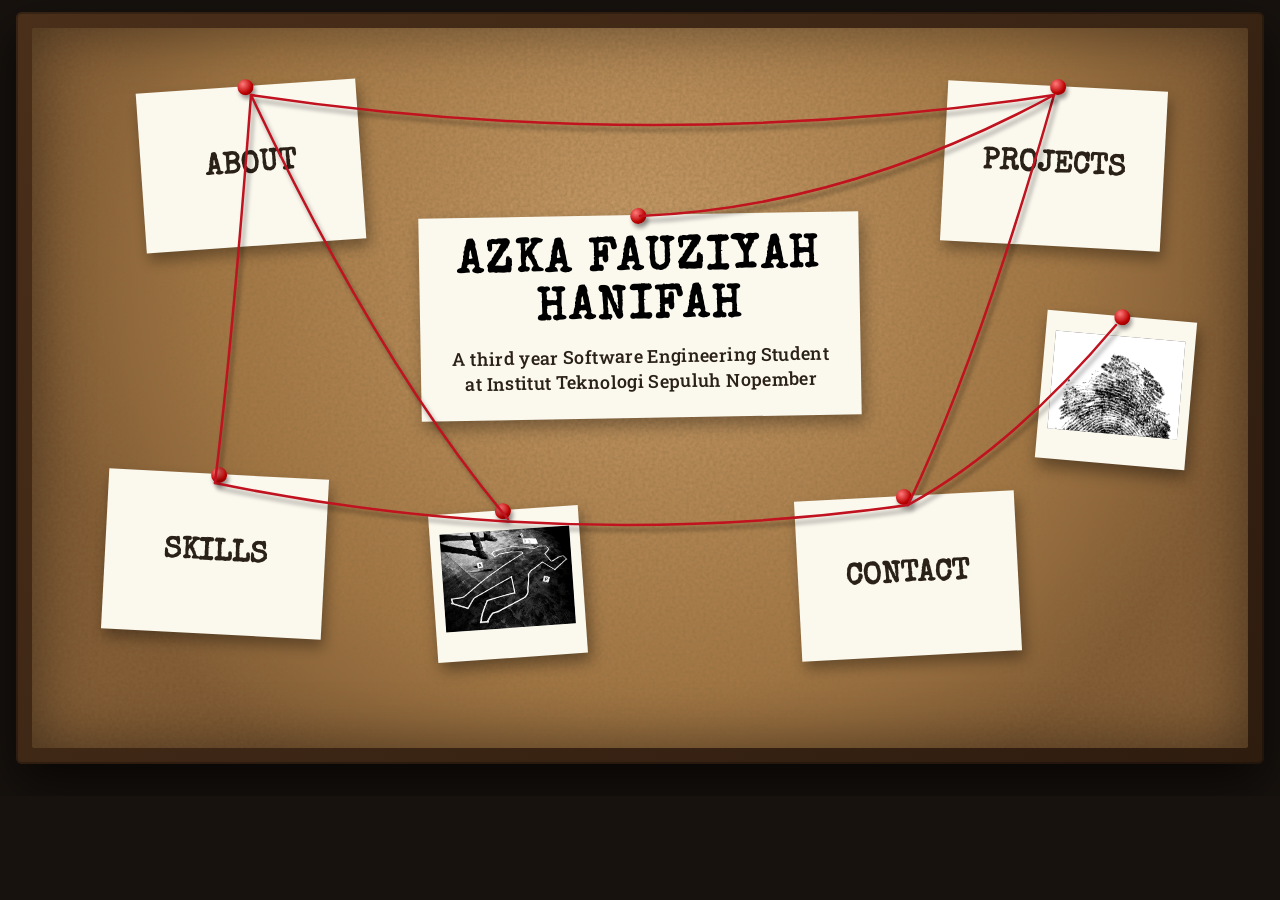
<file: index.html>
<!DOCTYPE html>
<html lang="id">
<head>
  <meta charset="utf-8">
  <meta name="viewport" content="width=device-width, initial-scale=1">
  <title>azkafh | Portfolio</title>
  <link rel="icon" type="image/png" href="assets/icon.png">
  <link rel="preconnect" href="https://fonts.googleapis.com">
  <link rel="preconnect" href="https://fonts.gstatic.com" crossorigin>
  <link href="https://fonts.googleapis.com/css2?family=Special+Elite&family=Caveat:wght@600&display=swap" rel="stylesheet">
  <link href="https://fonts.googleapis.com/css2?family=Allerta&family=Roboto+Slab:wght@100..900&display=swap" rel="stylesheet">
  <link rel="stylesheet" href="css/base.css">
  <link rel="stylesheet" href="css/layout.css">
  <link rel="stylesheet" href="css/components/item.css">
  <link rel="stylesheet" href="css/components/note.css">
  <link rel="stylesheet" href="css/components/photo.css">
  <link rel="stylesheet" href="css/components/backdrop.css">
  <link rel="stylesheet" href="css/components/strings.css">
  <link rel="stylesheet" href="css/components/hero.css">
  <link rel="stylesheet" href="css/mobile.css" media="(max-width: 900px)">

  <script>
  (function(){try{var r=JSON.parse(sessionStorage.getItem('cb:return')||'null');
    if(r&&Date.now()-r.t<5000){var d=document.documentElement;
      d.classList.add('arriving');d.style.background=r.color;
      setTimeout(function(){d.classList.remove('arriving')},2000)}}catch(e){}})();
  </script>
</head>
<body>

  <main class="scroller">
    <div class="frame">
      <div class="board" id="board">
        <div class="world" id="world">
          <div class="hero">
            <i class="hero__pin" data-anchor="t"></i>
            <h2 class="hero__name">Azka Fauziyah Hanifah</h2>
            <p class="hero__desc">A third year Software Engineering Student at Institut Teknologi Sepuluh Nopember</p>
          </div>
          <div class="backdrop" id="backdrop"></div>
          <svg class="strings" id="strings"></svg>
        </div>
      </div>
    </div>
  </main>

  <!-- Navigasi teks biasa: untuk keyboard, pembaca layar, dan SEO -->
  <nav class="sr-only" aria-label="Halaman"> 
    <a href="pages/about.html">About</a> 
    <a href="pages/projects.html">Projects</a>
    <a href="pages/skills.html">Skills</a> 
    <a href="pages/contact.html">Contact</a>
  </nav>

  <div class="curtain" id="curtain"></div>
  <script type="module" src="js/main.js"></script>
</body>
</html>
</file>
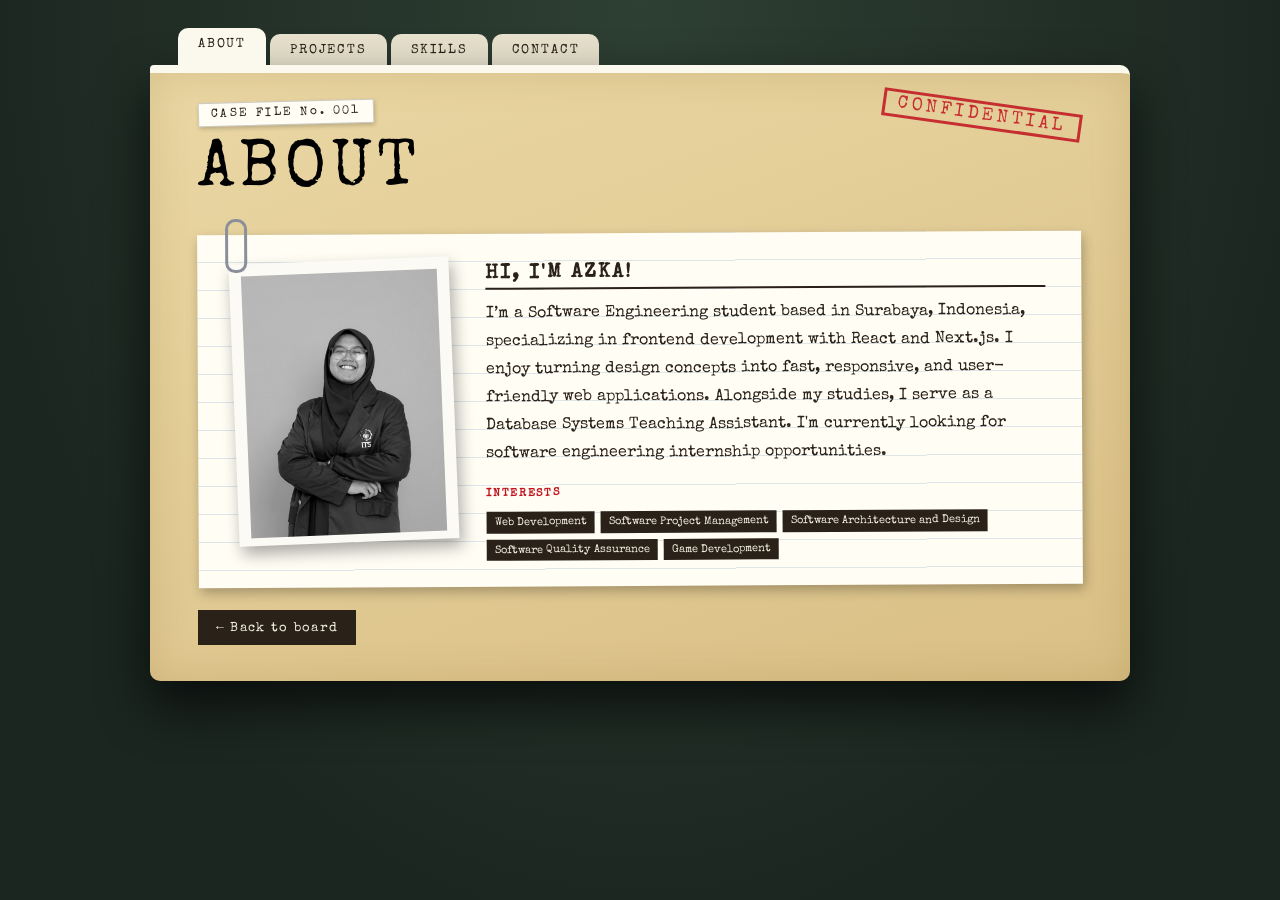
<file: pages/about.html>
<!DOCTYPE html>
<html lang="id">
<head>
  <meta charset="utf-8">
  <meta name="viewport" content="width=device-width, initial-scale=1">
  <title>About | Portofolio</title>
  <link rel="icon" type="image/png" href="../assets/icon.png">
  <link rel="preconnect" href="https://fonts.googleapis.com">
<link rel="preconnect" href="https://fonts.gstatic.com" crossorigin>
<link href="https://fonts.googleapis.com/css2?family=Special+Elite&family=Caveat:wght@600&display=swap" rel="stylesheet">
  <link rel="stylesheet" href="../css/base.css">
  <link rel="stylesheet" href="../css/case/case.css">
  <link rel="stylesheet" href="../css/case/about.css">
  <link rel="stylesheet" href="../css/case/case-mobile.css" media="(max-width: 720px)">
  <script>
    /* Datang dari zoom-in board: sembunyikan halaman sampai siap (cegah kedip) */
    (function(){try{var c=sessionStorage.getItem('cb:arrive');if(c){var d=document.documentElement;
      d.classList.add('arriving');d.style.background=c;setTimeout(function(){d.classList.remove('arriving')},2000)}}catch(e){}})();
  </script>
</head>
<body class="case" data-note="about" data-color="note-paper">
  <div class="desk">
    <nav class="tabs" aria-label="Berkas">
      <a class="tab tab--green is-active" href="about.html" data-leave="tab" aria-current="page">About</a>
      <a class="tab tab--yellow" href="projects.html" data-leave="tab">Projects</a>
      <a class="tab tab--blue" href="skills.html" data-leave="tab">Skills</a>
      <a class="tab tab--pink" href="contact.html" data-leave="tab">Contact</a>
    </nav>

    <article class="folder folder--green">
      <header class="folder__head">
        <span class="label">CASE FILE No. 001</span>
        <h1>About</h1>
        <span class="stamp">CONFIDENTIAL</span>
      </header>

      <section class="sheet paperclip about">
        <figure class="polaroid">
          <img src="../assets/images/Azka.jpg" alt="Foto Nama Kamu">
        </figure>
        <div class="about__text">
          <h2>Hi, I'm Azka!</h2>
          <p> I’m a Software Engineering student based in Surabaya, Indonesia, specializing in frontend development with React and Next.js. I enjoy turning design concepts into fast, responsive, and user-friendly web applications. Alongside my studies, I serve as a Database Systems Teaching Assistant. I'm currently looking for software engineering internship opportunities.</p>
          <dt>Interests</dt>
          <dd><ul class="chips"><li>Web Development</li><li>Software Project Management</li><li>Software Architecture and Design</li><li>Software Quality Assurance</li><li>Game Development</li></ul></dd>  
        </div>
      </section>

      <a class="back" href="../index.html" data-leave="board">← Back to board</a>
    </article>
  </div>
  <script src="../js/case.js"></script>
</body>
</html>
</file>
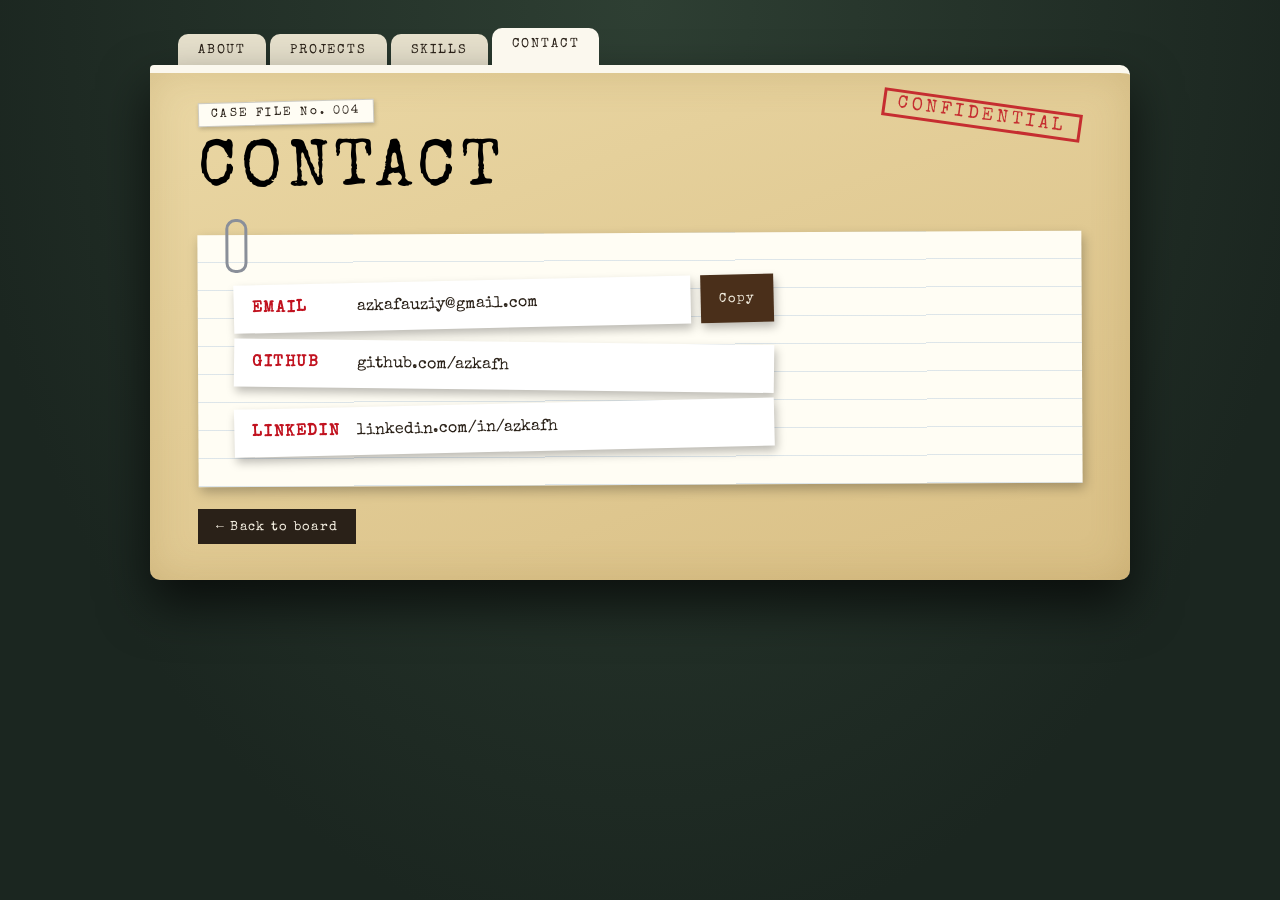
<file: pages/contact.html>
<!DOCTYPE html>
<html lang="id">
<head>
  <meta charset="utf-8">
  <meta name="viewport" content="width=device-width, initial-scale=1">
  <title>Contact | Portofolio</title>
  <link rel="icon" type="image/png" href="../assets/icon.png">
  <link rel="preconnect" href="https://fonts.googleapis.com">
<link rel="preconnect" href="https://fonts.gstatic.com" crossorigin>
<link href="https://fonts.googleapis.com/css2?family=Special+Elite&family=Caveat:wght@600&display=swap" rel="stylesheet"><link rel="stylesheet" href="../css/base.css">
  <link rel="stylesheet" href="../css/case/case.css">
  <link rel="stylesheet" href="../css/case/contact.css">
  <link rel="stylesheet" href="../css/case/case-mobile.css" media="(max-width: 720px)">
  <script>
    /* Datang dari zoom-in board: sembunyikan halaman sampai siap (cegah kedip) */
    (function(){try{var c=sessionStorage.getItem('cb:arrive');if(c){var d=document.documentElement;
      d.classList.add('arriving');d.style.background=c;setTimeout(function(){d.classList.remove('arriving')},2000)}}catch(e){}})();
  </script>
</head>
<body class="case" data-note="contact" data-color="note-paper">
  <div class="desk">
    <nav class="tabs" aria-label="Berkas">
      <a class="tab tab--green" href="about.html" data-leave="tab">About</a>
      <a class="tab tab--yellow" href="projects.html" data-leave="tab">Projects</a>
      <a class="tab tab--blue" href="skills.html" data-leave="tab">Skills</a>
      <a class="tab tab--pink is-active" href="contact.html" data-leave="tab" aria-current="page">Contact</a>
    </nav>

    <article class="folder folder--pink">
      <header class="folder__head">
        <span class="label">CASE FILE No. 004</span>
        <h1>Contact</h1>
        <span class="stamp">CONFIDENTIAL</span>
      </header>

      <section class="sheet paperclip">
        <ul class="contact-list">
          <li>
            <a href="mailto:azkafauziy@gmail.com"><b>Email</b> azkafauziy@gmail.com</a>
            <button type="button" class="copy-email" data-email="azkafauziy@gmail.com"><span>Copy</span></button>
          </li>
          <li><a href="https://github.com/azkafh" target="_blank" rel="noopener"><b>GitHub</b> github.com/azkafh</a></li>
          <li><a href="https://linkedin.com/in/azkafh" target="_blank" rel="noopener"><b>LinkedIn</b> linkedin.com/in/azkafh</a></li>
        </ul>
      </section>

      <a class="back" href="../index.html" data-leave="board">← Back to board</a>
    </article>
  </div>
  <script src="../js/case.js"></script>
</body>
</html>
</file>
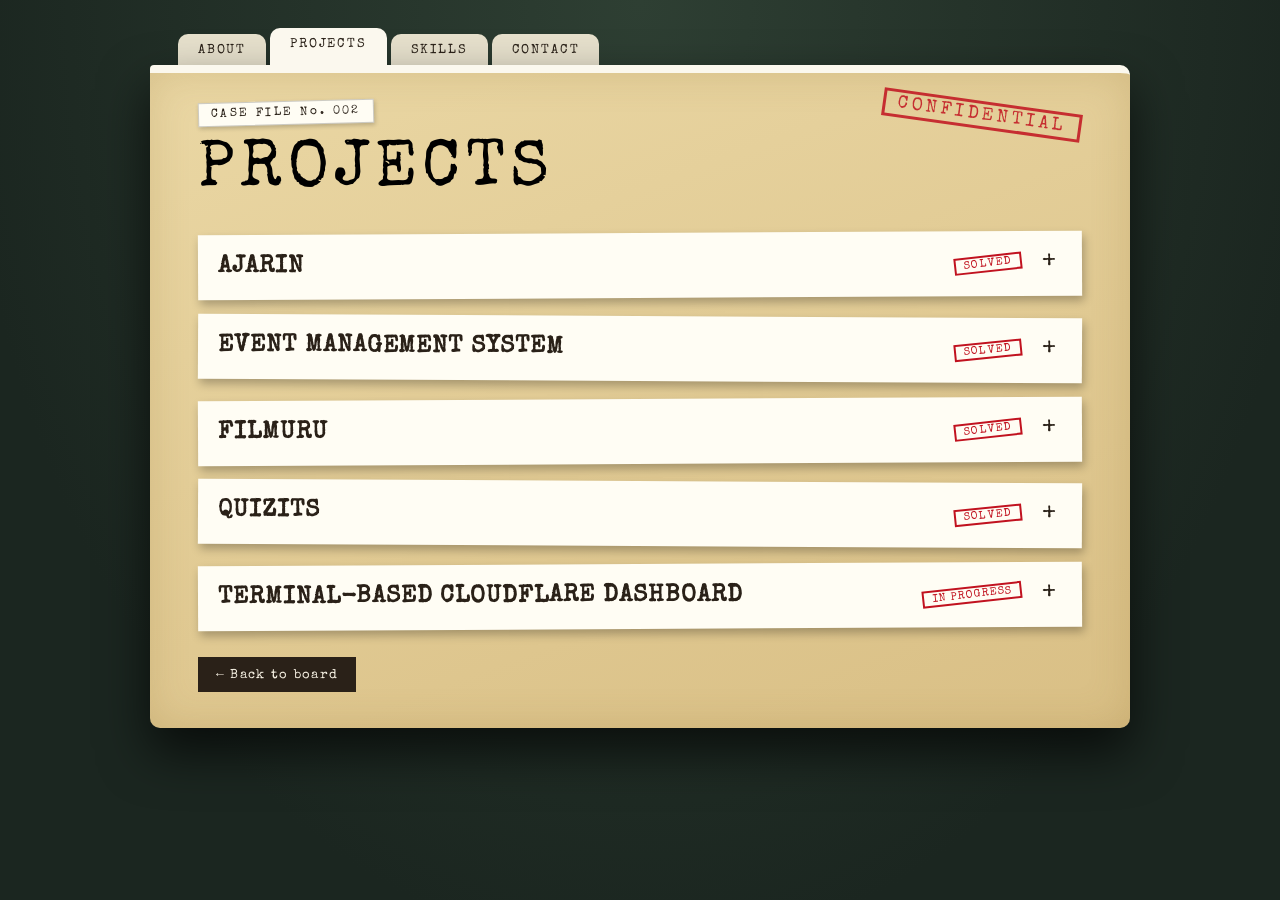
<file: pages/projects.html>
<!DOCTYPE html>
<html lang="id">
<head>
  <meta charset="utf-8">
  <meta name="viewport" content="width=device-width, initial-scale=1">
  <title>Projects | Portofolio</title>
  <link rel="icon" type="image/png" href="../assets/icon.png">
  <link rel="preconnect" href="https://fonts.googleapis.com">
  <link rel="preconnect" href="https://fonts.gstatic.com" crossorigin>
  <link href="https://fonts.googleapis.com/css2?family=Special+Elite&family=Caveat:wght@600&display=swap" rel="stylesheet">
  <link rel="stylesheet" href="../css/base.css">
  <link rel="stylesheet" href="../css/case/case.css">
  <link rel="stylesheet" href="../css/case/projects.css">
  <link rel="stylesheet" href="../css/case/case-mobile.css" media="(max-width: 720px)">
  <script>
    /* Datang dari zoom-in board: sembunyikan halaman sampai siap (cegah kedip) */
    (function(){try{var c=sessionStorage.getItem('cb:arrive');if(c){var d=document.documentElement;
      d.classList.add('arriving');d.style.background=c;setTimeout(function(){d.classList.remove('arriving')},2000)}}catch(e){}})();
  </script>
</head>
<body class="case" data-note="projects" data-color="yellow">
  <div class="desk">
    <nav class="tabs" aria-label="Berkas">
      <a class="tab" href="about.html" data-leave="tab">About</a>
      <a class="tab is-active" href="projects.html" data-leave="tab" aria-current="page">Projects</a>
      <a class="tab" href="skills.html" data-leave="tab">Skills</a>
      <a class="tab" href="contact.html" data-leave="tab">Contact</a>
    </nav>

    <article class="folder">
      <header class="folder__head">
        <span class="label">CASE FILE No. 002</span>
        <h1>Projects</h1>
        <span class="stamp">CONFIDENTIAL</span>
      </header>

      <!-- Satu <details> = satu proyek. Salin satu blok untuk menambah. Hapus atribut "open" kalau tidak mau terbuka otomatis. -->
      <div class="project-list">
        <details class="project">
          <summary>
            <h3 class="project__title">Ajarin</h3>
            <span class="project__stamp">SOLVED</span>
            <span class="project__chev" aria-hidden="true"></span>
          </summary>
          <div class="project__body">
            <div class="project__side">
                <figure class="project__shot">
                <img src="../assets/images/ajarin.png" alt="Tampilan antarmuka Ajarin" loading="lazy">
                </figure>
                <dl>
                <dt>Role</dt><dd>Frontend Developer</dd>
                <dt>Tech stack</dt>
                <dd><ul class="chips"><li>Next.js</li><li>React</li><li>JSON</li><li>TypeScript</li></ul></dd>
                <dt>Links</dt>
                <dd><a class="project__link" href="https://github.com/FPRPL26/rpl-fe" target="_blank" rel="noopener">GitHub</a></dd>
                </dl>
            </div>

            <div class="project__info">
                <p class="project__desc">A web-based academic mentoring and peer-to-peer learning marketplace specifically tailored for ITS students to find verified mentors, book tutoring sessions, and exchange skills.</p>
                <dl>
                <dt>Key Takeaways</dt>
                <dd>
                    <ul class="takeaways">
                    <li>Learned how to structure a scalable frontend architecture using Next.js App Router and implement efficient global state management with Zustand alongside React Query.</li>
                    <li>Gained hands-on experience in building a robust service layer using Axios to securely and seamlessly communicate with a Golang backend.</li>
                    <li>Mastered responsive design implementation with Tailwind CSS to ensure a consistent, mobile-friendly user experience across laptops, tablets, and smartphones.</li>
                    </ul>
                </dd>
                </dl>
            </div>
            </div>
        </details>

        <details class="project">
          <summary>
            <h3 class="project__title">Event Management System</h3>
            <span class="project__stamp">SOLVED</span>
            <span class="project__chev" aria-hidden="true"></span>
          </summary>
          <div class="project__body project__body--compact">
            <div class="project__side">
                <figure class="project__shot project__shot--small">
                    <img src="../assets/images/image.png" alt="Tampilan antarmuka Event Management System" loading="lazy">
                </figure>
                <dl>
                <dt>Role</dt><dd>Developer (Team of 2)</dd>
                <dt>Tech stack</dt>
                <dd><ul class="chips"><li>C#</li><li>Clean Architecture</li><li>Domain Driven Design</li><li>CQRS</li></ul></dd>
                <dt>Links</dt>
                <dd><a class="project__link" href="https://github.com/RootKanya/TicketManagementSystem.git" target="_blank" rel="noopener">GitHub</a></dd>
                </dl>
            </div>

            <div class="project__info">
                <p class="project__desc">A comprehensive event ticketing and booking backend system developed for event management, featuring complete user flows from event creation, ticket category configuration, booking reservations with expiration deadlines, payment processing, gate check-in validation, to automated refund workflows.</p>
                <dl>
                <dt>Key Takeaways</dt>
                <dd>
                    <ul class="takeaways">
                    <li>Gained deep practical experience in enforcing strict separation of concerns across Domain, Application, Infrastructure, and Presentation layers.</li>
                    <li>Mastered tactical Domain-Driven Design (DDD) patterns—such as aggregates, entities, value objects, domain services, and domain events—to handle complex business rules securely.</li>
                    <li>Implemented the CQRS pattern with distinct commands, queries, and handlers to separate write mutations from read operations effectively.</li>
                    <li>Developed robust automated unit tests for domain logic to ensure high maintainability, testability, and adherence to strict domain invariants.</li>
                    </ul>
                </dd>
                </dl>
            </div>
            </div>
        </details>

        <details class="project">
          <summary>
            <h3 class="project__title">Filmuru</h3>
            <span class="project__stamp">SOLVED</span>
            <span class="project__chev" aria-hidden="true"></span>
          </summary>
          <div class="project__body">
            <div class="project__side">
                <figure class="project__shot">
                    <img src="../assets/images/filmuru.png" alt="Tampilan antarmuka Filmuru" loading="lazy">
                </figure>
                <dl>
                <dt>Role</dt><dd>Frontend Developer</dd>
                <dt>Tech stack</dt>
                <dd><ul class="chips"><li>TypeScript</li><li>Next.js</li><li>React</li><li>Tailwind CSS</li><li>Zustand</li><li>REST API</li></ul></dd>
                <dt>Links</dt>
                <dd><a class="project__link" href="https://github.com/azkafh/filmuru.git" target="_blank" rel="noopener">GitHub</a></dd>
                </dl>
            </div>

            <div class="project__info">
                <p class="project__desc">A web-based personal movie journal and discovery platform (inspired by Letterboxd) that allows users to track watched films, rate and like favorites, write and share reviews, manage watchlists, and browse a films catalog.</p>
                <dl>
                <dt>Key Takeaways</dt>
                <dd>
                    <ul class="takeaways">
                    <li>Implemented efficient client-side global state management using Zustand to handle user sessions, watchlists, and review states smoothly across views.</li>
                    <li>Translated modern UI aesthetics (such as glassmorphism cards and responsive grid layouts) into clean, reusable React components using Tailwind CSS.</li>
                    </ul>
                </dd>
                </dl>
            </div>
            </div>
        </details>

        <details class="project">
          <summary>
            <h3 class="project__title">QuizITS</h3>
            <span class="project__stamp">SOLVED</span>
            <span class="project__chev" aria-hidden="true"></span>
          </summary>
          <div class="project__body">
            <div class="project__side">
                <figure class="project__shot">
                    <img src="../assets/images/quizits.png" alt="Tampilan antarmuka QuizITS" loading="lazy">
                </figure>
                <dl>
                <dt>Role</dt><dd>Full Stack Developer</dd>
                <dt>Tech stack</dt>
                <dd><ul class="chips"><li>Java</li><li>Android SDK</li><li>XML</li><li>Senopati AI API</li><li>PDF/PPTX Document Parser</li><li>REST API</li></ul></dd>
                <dt>Links</dt>
                <dd><a class="project__link" href="https://github.com/RootKanya/AndroidFinalProject.git" target="_blank" rel="noopener">GitHub</a></dd>
                </dl>
            </div>

            <div class="project__info">
                <p class="project__desc">An AI-powered mobile study assistant that transforms uploaded study materials (PDF and PPTX files) into interactive flashcards and multiple-choice quizzes using SENOPATI AI (ITS's generative AI platform), complete with an integrated "Ask AI" Q&A chat and score tracking system.</p>
                <dl>
                <dt>Key Takeaways</dt>
                <dd>
                    <ul class="takeaways">
                    <li>Developed a native Android application in Java, managing multi-screen activity lifecycles, custom UI components, and local file pickers for PDF and PPTX documents.</li>
                    <li>Built an end-to-end document ingestion pipeline to parse study materials and structure prompts for SENOPATI AI to generate accurate, context-aware questions and explanations.</li>
                    </ul>
                </dd>
                </dl>
            </div>
            </div>
        </details>

        <details class="project">
          <summary>
            <h3 class="project__title">Terminal-Based Cloudflare Dashboard</h3>
            <span class="project__stamp">IN PROGRESS</span>
            <span class="project__chev" aria-hidden="true"></span>
          </summary>
          <div class="project__body">
            <div class="project__side">
                <figure class="project__shot">
                    <img src="../assets/images/cloudflare.png" alt="Tampilan antarmuka TUI Cloudflare" loading="lazy">
                </figure>
                <dl>
                <dt>Role</dt><dd>Project Manager</dd>
                <dt>Tech stack</dt>
                <dd><ul class="chips"><li>Rust</li><li>Ratatui</li><li>Cloudflare GraphQL Analytics & REST API</li><li>Crossterm</li><li>Reqwest</li><li>Tokio</li></ul></dd>
                <dt>Links</dt>
                <dd><a class="project__link" href="https://github.com/Ga2627-RPL-MA/terminal-based-dashboard-cloudflare.git" target="_blank" rel="noopener">GitHub</a></dd>
                </dl>
            </div>

            <div class="project__info">
                <p class="project__desc">A lightweight, responsive, and cross-platform Terminal-based User Interface (TUI) dashboard developed in Rust to monitor Cloudflare network traffic, security events, and performance metrics directly from terminal or SSH sessions without requiring a web browser or graphical environment</p>
                <dl>
                <dt>Current Focus</dt>
                <dd>
                    <ul class="takeaways">
                    <li>Translating product requirements into actionable sprint backlog items.</li>
                    <li>Facilitating sprint planning sessions and learning how to effectively manage and track team progress following Agile practices.</li>
                    <li>Navigating technical constraints—such as API rate limits and async polling—within an iterative development cycle.</li>
                    </ul>
                </dd>
                </dl>
            </div>
            </div>
        </details>
      </div>

      <a class="back" href="../index.html" data-leave="board">← Back to board</a>
    </article>
  </div>
  <script src="../js/case.js"></script>
</body>
</html>
</file>
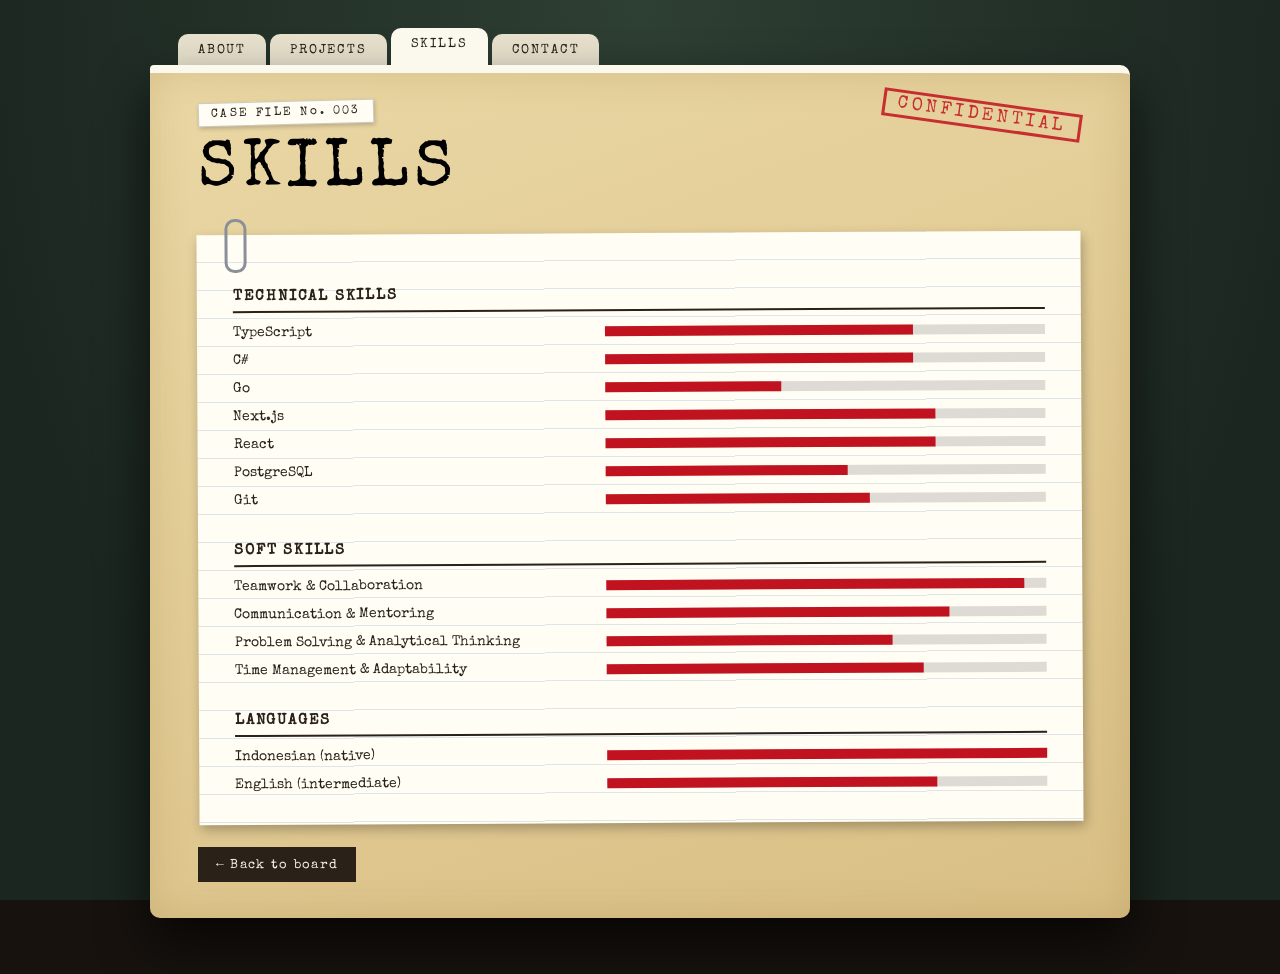
<file: pages/skills.html>
<!DOCTYPE html>
<html lang="id">
<head>
  <meta charset="utf-8">
  <meta name="viewport" content="width=device-width, initial-scale=1">
  <title>Skills | Portofolio</title>
  <link rel="icon" type="image/png" href="../assets/icon.png">
  <link rel="preconnect" href="https://fonts.googleapis.com">
<link rel="preconnect" href="https://fonts.gstatic.com" crossorigin>
<link href="https://fonts.googleapis.com/css2?family=Special+Elite&family=Caveat:wght@600&display=swap" rel="stylesheet"><link rel="stylesheet" href="../css/base.css">
  <link rel="stylesheet" href="../css/case/case.css">
  <link rel="stylesheet" href="../css/case/skills.css">
  <link rel="stylesheet" href="../css/case/case-mobile.css" media="(max-width: 720px)">
  <script>
    /* Datang dari zoom-in board: sembunyikan halaman sampai siap (cegah kedip) */
    (function(){try{var c=sessionStorage.getItem('cb:arrive');if(c){var d=document.documentElement;
      d.classList.add('arriving');d.style.background=c;setTimeout(function(){d.classList.remove('arriving')},2000)}}catch(e){}})();
  </script>
</head>
<body class="case" data-note="skills" data-color="note-paper">
  <div class="desk">
    <nav class="tabs" aria-label="Berkas">
      <a class="tab tab--green" href="about.html" data-leave="tab">About</a>
      <a class="tab tab--yellow" href="projects.html" data-leave="tab">Projects</a>
      <a class="tab tab--blue is-active" href="skills.html" data-leave="tab" aria-current="page">Skills</a>
      <a class="tab tab--pink" href="contact.html" data-leave="tab">Contact</a>
    </nav>

    <article class="folder folder--blue">
      <header class="folder__head">
        <span class="label">CASE FILE No. 003</span>
        <h1>Skills</h1>
        <span class="stamp">CONFIDENTIAL</span>
      </header>

      <section class="sheet paperclip">
        <h3 class="skill-group">Technical Skills</h3>
        <div class="skill"><span>TypeScript</span><i style="--lv:70%" role="img" aria-label="70%"></i></div>
        <div class="skill"><span>C#</span><i style="--lv:70%" role="img" aria-label="70%"></i></div>
        <div class="skill"><span>Go</span><i style="--lv:40%" role="img" aria-label="40%"></i></div>
        <div class="skill"><span>Next.js</span><i style="--lv:75%" role="img" aria-label="75%"></i></div>
        <div class="skill"><span>React</span><i style="--lv:75%" role="img" aria-label="75%"></i></div>
        <div class="skill"><span>PostgreSQL</span><i style="--lv:55%" role="img" aria-label="55%"></i></div>
        <div class="skill"><span>Git</span><i style="--lv:60%" role="img" aria-label="60%"></i></div>
        <h3 class="skill-group">Soft Skills</h3>
        <div class="skill"><span>Teamwork & Collaboration</span><i style="--lv:95%" role="img" aria-label="95%"></i></div>
        <div class="skill"><span>Communication & Mentoring</span><i style="--lv:78%" role="img" aria-label="78%"></i></div>
        <div class="skill"><span>Problem Solving & Analytical Thinking</span><i style="--lv:65%" role="img" aria-label="65%"></i></div>
        <div class="skill"><span>Time Management & Adaptability</span><i style="--lv:72%" role="img" aria-label="72%"></i></div>
        <h3 class="skill-group">Languages</h3>
        <div class="skill"><span>Indonesian (native)</span><i style="--lv:100%" role="img" aria-label="100%"></i></div>
        <div class="skill"><span>English (intermediate)</span><i style="--lv:75%" role="img" aria-label="75%"></i></div>
      </section>

      <a class="back" href="../index.html" data-leave="board">← Back to board</a>
    </article>
  </div>
  <script src="../js/case.js"></script>
</body>
</html>
</file>
<file: css/base.css>
:root{
  --room:#17120e; --paper:#f4efe1; --ink:#2a2118; --string:#c1121f;
  --frame:#4a2f1a; --frame-dark:#2e1c0f;
  --note-paper:#fbf8ee;
  --mono:'Special Elite','Courier New',monospace;
  --hand:'Caveat','Comic Sans MS',cursive;
  --serif:'Roboto Slab',Georgia,serif;
}
*{box-sizing:border-box}
html{background:var(--room)}
body{margin:0;min-height:100vh;background:var(--room);color:var(--paper);font-family:var(--mono);transition:opacity .5s}
/* transisi antar-halaman: body disembunyikan, warna sticky note terlihat di belakangnya */
html.arriving body,html.leaving body{opacity:0}
.sr-only{position:absolute;width:1px;height:1px;overflow:hidden;clip:rect(0 0 0 0);white-space:nowrap}
@media (prefers-reduced-motion:reduce){*{transition-duration:.01s!important;animation-duration:.01s!important}}
</file>
<file: css/layout.css>
.site-header{padding:20px 24px 8px;text-align:center}
.site-header h1{margin:0;font-size:clamp(20px,4vw,32px);letter-spacing:.2em;text-transform:uppercase}
.site-header p{margin:6px 0 0;opacity:.6;font-size:14px}

.scroller{overflow-x:auto;padding:12px 16px 32px}
.frame{min-width:1000px;max-width:1300px;margin:0 auto;padding:16px;border-radius:6px;
  background:linear-gradient(135deg,var(--frame),var(--frame-dark));
  box-shadow:0 20px 50px #000a, inset 0 0 0 2px #0004}
.board{position:relative;height:720px;overflow:hidden;border-radius:3px;
  background:#a67744 url("../assets/images/cork.svg") center/cover;box-shadow:inset 0 0 60px #0007}

/* Kamera: isi board digeser + di-zoom lewat transform */
.world{position:absolute;inset:0;transform-origin:0 0;transition:transform .9s cubic-bezier(.65,0,.25,1)}
.world--instant{transition:none}

/* Tirai warna sticky note: menutup seluruh layar di akhir zoom-in */
.curtain{position:fixed;inset:0;z-index:100;opacity:0;pointer-events:none;transition:opacity .3s}
.curtain.is-on{opacity:1}
</file>
<file: css/components/item.css>
.item{position:absolute;z-index:2;cursor:grab;user-select:none;touch-action:none;
  transform:rotate(var(--rot,0deg));transition:transform .2s}
.item:active{cursor:grabbing;z-index:9}
.item:hover{z-index:8}
.item img{display:block;width:100%;pointer-events:none}
.pin{position:absolute;top:-7px;left:50%;width:16px;height:16px;margin-left:-8px;z-index:3;border-radius:50%;
  background:radial-gradient(circle at 35% 30%,#ff7b7b,#b00 60%,#600);box-shadow:2px 4px 4px #0006}
</file>
<file: css/components/note.css>
.item--note{width:170px;min-height:140px;padding:26px 14px 14px;background:var(--note-paper);color:var(--ink);
  font-family:var(--mono);font-size:30px;line-height:1.1;box-shadow:3px 8px 14px #0005}
.item--note small{display:block;margin-top:8px;font-family:var(--mono);font-size:11px;opacity:.65}

/* Sticky note menu (bisa diklik → zoom ke halaman) */
.item--menu{width:220px;min-height:160px;display:flex;align-items:center;justify-content:center;
  padding:20px;font-size:30px;text-align:center;font-weight: 700;}
.item--menu:hover{transform:rotate(var(--rot,0deg)) scale(1.07)}
</file>
<file: css/components/photo.css>
/* Foto berbingkai putih (bisa di-drag seperti note). Lebar & rasio diatur dari items.js: w, ratio */
.item--photo{width:190px;padding:20px 10px 12px;background:var(--note-paper);color:var(--ink);text-align:center;
  box-shadow:3px 8px 16px #0006}
.photo__img{aspect-ratio:var(--ratio,4/3);margin-bottom:18px;overflow:hidden;display:grid;place-items:center;
  color:#fff;font-size:12px;background:repeating-linear-gradient(45deg,#777,#777 8px,#888 8px,#888 16px)}
.photo__img img{width:100%;height:100%;object-fit:cover;
  filter:grayscale(1) contrast(1.1)}   /* hapus baris filter ini kalau mau foto berwarna */
.item--photo b{display:block;margin:-6px 0 0;font:600 24px/1.1 var(--hand)}
</file>
<file: css/components/backdrop.css>
/* Foto latar: dekorasi di belakang item, tidak bisa diklik/drag */
.backdrop{position:absolute;inset:0;z-index:0;pointer-events:none}
.bg-photo{position:absolute;margin:0;padding:8px 8px 22px;background:#f3eee0;transform:rotate(var(--rot,0deg));
  box-shadow:2px 6px 12px #0006;opacity:.9}
.bg-photo img{display:block;width:100%;filter:grayscale(1) sepia(.35) contrast(1.05)}
.bg-photo__tape{position:absolute;top:-10px;left:50%;width:64px;height:20px;margin-left:-32px;
  background:#e8dca088;transform:rotate(-3deg)}
</file>
<file: css/components/strings.css>
.strings{position:absolute;inset:0;width:100%;height:100%;z-index:5;pointer-events:none}
.strings .string{fill:none;stroke:var(--string);stroke-width:2.5;stroke-linecap:round;transition:stroke-width .2s}
.strings .string--hot{stroke-width:4;filter:drop-shadow(0 0 4px #ff3b3b)}
.strings .string-shadow{fill:none;stroke:#0005;stroke-width:3;transform:translate(3px,5px);filter:blur(2px)}
</file>
<file: css/components/hero.css>
/* Label nama di tengah board. Tidak bisa diklik/drag, punya 1 pin di atas sebagai ujung benang. */
.hero{position:absolute;z-index:1;
  left:calc(50% - min(440px,38%) / 2);   /* tengah horizontal tanpa translate, supaya posisi pin bisa dihitung */
  top:26%;                                /* geser naik/turun di sini */
  width:min(440px,38%);transform:rotate(-1deg);
  padding:22px 26px 24px;text-align:center;
  background:var(--note-paper);box-shadow:3px 8px 16px #0005;pointer-events:none}
.hero__name{margin:0;font:700 clamp(28px,3.6vw,46px)/1.05 var(--mono);color:#000;text-transform:uppercase;letter-spacing:.06em}
.hero__desc{margin:10px 0 0;font:500 18px/1.4 var(--serif);color:var(--ink);letter-spacing:.02em}

/* 1 pin merah di tengah atas hero (jangkar "t" di links.js → hero@t) */
.hero__pin{position:absolute;top:-7px;left:50%;width:16px;height:16px;margin-left:-8px;z-index:3;border-radius:50%;
  background:radial-gradient(circle at 35% 30%,#ff7b7b,#b00 60%,#600);box-shadow:2px 4px 4px #0006}
</file>
<file: css/mobile.css>
/* ===== TAMPILAN MOBILE BOARD (index.html) =====
   Dimuat dengan media="(max-width: 900px)", jadi desktop tidak terpengaruh sama sekali.
   Posisi item di bawah menimpa left/top dari items.js (makanya pakai !important). */
.scroller{padding:8px}
.frame{min-width:0;padding:8px}            /* hapus lebar minimum 1000px */
.board{height:840px}

/* Hero: lebar penuh di atas; pin dipindah ke bawah agar benang tidak melintasi teks */
.hero{left:6%;top:3%;width:88%;padding:16px 16px 18px}
.hero__name{font-size:clamp(22px,7vw,32px);letter-spacing:.04em}
.hero__desc{font-size:14px;margin-top:8px}
.hero__pin{top:auto;bottom:-7px}

/* Ukuran note & foto */
.item--menu{width:clamp(130px,38vw,220px);min-height:110px;padding:14px;font-size:clamp(18px,5.2vw,30px)}
.item--menu:hover{transform:rotate(var(--rot,0deg))}
.item--photo{width:clamp(110px,31vw,180px)!important}

/* Posisi (persen dari board). Ubah di sini kalau mau menggeser di mobile. */
.item[data-id="about"]{left:4%!important;top:25%!important}
.item[data-id="projects"]{left:55%!important;top:27%!important}
.item[data-id="foto1"]{left:29%!important;top:42%!important}
.item[data-id="foto2"]{left:36%!important;top:60%!important}
.item[data-id="skills"]{left:4%!important;top:81%!important}
.item[data-id="contact"]{left:55%!important;top:83%!important}

/* Sentuh: halaman tetap bisa di-scroll ke bawah; drag dimatikan di drag.js, note cukup diketuk */
.item{touch-action:pan-y}
</file>
<file: css/case/case.css>
/* Kerangka halaman case file: meja + tab folder + map manila + kertas */
body.case{padding:28px 16px 56px;color:var(--ink);
  background:radial-gradient(ellipse at 50% 0,#2e3f33 0,#1b2620 75%) fixed}
html.entering .folder{animation:folderIn .8s cubic-bezier(.2,.7,.2,1) both}
@keyframes folderIn{from{transform:scale(1.25);opacity:.4}to{transform:none;opacity:1}}

.folder h1{margin:14px 0 0;font:700 clamp(38px,7vw,66px)/1.05 var(--mono);color:#000;
  text-transform:uppercase;letter-spacing:.06em}

.desk{max-width:980px;margin:0 auto}

.tabs{display:flex;flex-wrap:wrap;gap:4px;margin-left:28px}
.tab{padding:10px 20px 8px;border-radius:10px 10px 0 0;background:var(--note-paper);color:var(--ink);text-decoration:none;
  font-size:13px;text-transform:uppercase;letter-spacing:.14em;transform:translateY(6px);transition:transform .2s}
.tab:hover{transform:translateY(2px)}
.tab.is-active{transform:none;padding-bottom:14px;position:relative;z-index:2}

.folder{position:relative;padding:28px clamp(16px,4vw,48px) 36px;border-radius:4px 10px 10px 10px;
  background:linear-gradient(160deg,#ead7a4,#d9bf85);border-top:8px solid var(--note-paper);
  box-shadow:0 24px 50px #000a, inset 0 0 40px #8a6a2a33}
.folder__head{position:relative;margin-bottom:28px}
.tab:not(.is-active){background:#e6e0cc}
.label{display:inline-block;padding:5px 12px;background:#fffdf4;border:1px solid #0003;font-size:12px;letter-spacing:.2em;
  transform:rotate(-1.5deg);box-shadow:1px 2px 4px #0003}
.folder h1{margin:14px 0 0;font:400 clamp(38px,7vw,66px)/1 var(--mono);text-transform:uppercase;letter-spacing:.08em}
.stamp{position:absolute;top:0;right:0;padding:2px 12px;border:3px solid var(--string);color:var(--string);
  font-size:clamp(12px,2vw,18px);letter-spacing:.2em;transform:rotate(8deg);opacity:.85}

/* kertas di dalam map */
.sheet{position:relative;margin:0 0 24px;padding:26px clamp(16px,3vw,36px);background:#fffdf4 repeating-linear-gradient(transparent 0 27px,#9bb7d455 27px 28px);
  box-shadow:2px 5px 12px #0004;transform:rotate(-.3deg);line-height:28px}
.sheet:nth-of-type(even){transform:rotate(.4deg)}
.sheet h2{margin:0 0 10px;text-transform:uppercase;letter-spacing:.1em;font-size:20px;border-bottom:2px solid var(--ink)}
.sheet p{margin:10px 0}
.sheet a{color:var(--string)}
.paperclip::before{content:"";position:absolute;top:-16px;left:28px;width:16px;height:48px;border:3px solid #8a8f99;border-radius:10px;z-index:2}

.back{display:inline-block;padding:10px 18px;background:var(--ink);color:var(--paper);text-decoration:none;font-size:13px;letter-spacing:.1em}
.back:hover{background:var(--string)}
.redact{padding:0 6px;background:#111;color:#111;cursor:help;transition:color .2s}
.redact:hover{color:#fff}
</file>
<file: css/case/about.css>
.about{display:flex;flex-wrap:wrap;gap:32px;align-items:flex-start}
.polaroid{margin:0;width:220px;padding:12px 12px 8px;background:#fbfaf5;box-shadow:3px 8px 16px #0005;transform:rotate(-2deg);line-height:1.2}
.polaroid img{display:block;width:100%;filter:grayscale(1) contrast(1.1)}
.polaroid figcaption{margin-top:8px;text-align:center;font:24px var(--hand)}
.about__text{flex:1;min-width:260px}
.facts{display:grid;grid-template-columns:110px 1fr;gap:0 12px;margin:10px 0}
.facts dt{font-weight:bold;text-transform:uppercase;font-size:12px;letter-spacing:.1em}
.facts dd{margin:0}


.about__text dd{margin:2px 0 0;font-size:14px}
.about__text dt{margin-top:12px;font-size:11px;font-weight:700;letter-spacing:.15em;text-transform:uppercase;color:var(--string)}
.chips{display:flex;flex-wrap:wrap;gap:6px;padding:0;margin:4px 0 0;list-style:none}
.chips li{padding:2px 8px;background:var(--ink);color:var(--paper);font-size:11px;line-height:1.6}
</file>
<file: css/case/case-mobile.css>
/* ===== TAMPILAN MOBILE HALAMAN CASE FILE =====
   Dimuat dengan media="(max-width: 720px)", jadi desktop tidak terpengaruh. */
body.case{padding:12px 8px 40px}
.tabs{margin-left:8px;gap:3px}
.tab{padding:8px 10px 6px;font-size:11px;letter-spacing:.08em}
.tab.is-active{padding-bottom:10px}

.folder{padding:20px 16px 28px}
.folder__head{margin-bottom:22px}
.folder h1{font-size:clamp(30px,10vw,44px)}
.label{font-size:10px;letter-spacing:.14em}
.stamp{top:2px;padding:1px 8px;border-width:2px;font-size:10px;letter-spacing:.12em}
.sheet{padding:22px 14px}

/* About */
.about{justify-content:center}
.about__text{min-width:0;flex-basis:100%}

/* Projects: aturan ".project__body--compact" (300px + 1fr) menimpa versi mobile, jadi dikembalikan ke 1 kolom */
.project summary{padding:14px}
.project__body{padding:16px 14px 20px}
.project__body--compact{grid-template-columns:1fr}
.project__shot--small{max-width:100%}

/* Contact */
.contact-list b{min-width:0;display:block}
</file>
<file: css/case/contact.css>
/* Daftar kontak: tiap baris = link (+ tombol Copy untuk email), dimiringkan sebagai satu kesatuan */
.contact-list{display:grid;gap:14px;padding:0;margin:20px 0 8px;list-style:none;max-width:540px}
.contact-list li{display:flex;flex-wrap:wrap;align-items:stretch;gap:10px;transform:rotate(-1deg);transition:transform .2s}
.contact-list li:nth-child(even){transform:rotate(1deg)}
.contact-list li:hover{transform:rotate(0) scale(1.03)}
.contact-list a{flex:1 1 220px;min-width:0;display:block;padding:12px 18px;background:#fff;color:var(--ink);
  text-decoration:none;line-height:1.5;box-shadow:2px 5px 10px #0004;overflow-wrap:anywhere}
.contact-list b{display:inline-block;min-width:100px;color:var(--string);text-transform:uppercase;letter-spacing:.1em}

/* Tombol Copy: cokelat, di samping email */
.copy-email{flex:none;padding:0 18px;border:0;background:var(--frame);color:var(--paper);
  font:13px var(--mono);letter-spacing:.1em;cursor:pointer;box-shadow:2px 5px 10px #0004;transition:background .2s}
.copy-email:hover{background:#6b4426}
.copy-email:focus-visible{outline:3px solid var(--string);outline-offset:2px}

/* Form pesan */
.msg-form{display:grid;gap:16px;margin-top:14px;line-height:1.4}
.msg-form__row{display:grid;grid-template-columns:1fr 1fr;gap:16px}
.msg-form label{display:grid;gap:4px;font-size:11px;font-weight:700;letter-spacing:.15em;text-transform:uppercase;color:var(--string)}
.msg-form input,.msg-form textarea{width:100%;padding:10px 12px;border:2px solid var(--frame);border-radius:0;background:#fff;color:var(--ink);
  font:400 15px/1.4 var(--mono);letter-spacing:normal;text-transform:none}
.msg-form textarea{min-height:140px;resize:vertical}
.msg-form input:focus,.msg-form textarea:focus{border-color:var(--string);outline:3px solid #c1121f33}
.msg-form .msg-form__honey{display:none}   /* jebakan spam: harus tetap kosong */
.msg-form__foot{display:flex;flex-wrap:wrap;align-items:center;gap:16px}
.msg-form__send{padding:10px 20px;border:0;background:var(--ink);color:var(--paper);font:13px var(--mono);letter-spacing:.1em;cursor:pointer}
.msg-form__send:hover{background:var(--string)}
.msg-form__send:disabled{opacity:.6;cursor:wait}
.msg-form__status{margin:0;font-size:14px}
.msg-form__status.is-ok{color:#1a6b2f}
.msg-form__status.is-error{color:var(--string)}

@media (max-width:720px){.msg-form__row{grid-template-columns:1fr}}
</file>
<file: css/case/projects.css>
/* Daftar proyek berupa dropdown (<details>): tutup = judul saja, buka = detail lengkap */
.project-list{display:grid;gap:18px;margin-bottom:28px}
.project{position:relative;background:#fffdf4;box-shadow:2px 5px 10px #0004;transform:rotate(-.3deg)}
.project:nth-child(even){transform:rotate(.3deg)}

.project summary{display:flex;align-items:center;gap:14px;padding:18px 20px;cursor:pointer;list-style:none;transition:background .2s}
.project summary::-webkit-details-marker{display:none}
.project summary:hover{background:#f3ecd2}
.project summary:focus-visible{outline:3px solid var(--string);outline-offset:-3px}
.project[open] summary{border-bottom:2px solid var(--ink)}

.project__no{font-size:11px;letter-spacing:.2em;color:var(--string);white-space:nowrap}
.project__title{flex:1;margin:0;font:700 clamp(17px,2.4vw,24px)/1.2 var(--mono);text-transform:uppercase;letter-spacing:.04em}
.project__stamp{padding:1px 8px;border:2px solid var(--string);color:var(--string);font-size:11px;letter-spacing:.1em;
  transform:rotate(-6deg);white-space:nowrap}
.project__chev{width:26px;text-align:center;font-size:28px;line-height:1}
.project__chev::before{content:"+"}
.project[open] .project__chev::before{content:"−"}

.project__body{display:grid;grid-template-columns:minmax(0,1.1fr) minmax(0,1fr);gap:26px;padding:22px 20px 26px;line-height:1.6;
  animation:projectIn .35s ease}
@keyframes projectIn{from{opacity:0;transform:translateY(-6px)}to{opacity:1;transform:none}}

.project__shot{margin:0;align-self:start;padding:8px;background:#fff;box-shadow:2px 5px 12px #0005;transform:rotate(-1deg)}
.project__shot img{display:block;width:100%;height:auto}
.project__desc{margin:0 0 14px;font-size:15px}
.project dl{margin:0 0 14px}
.project dt{margin-top:12px;font-size:11px;font-weight:700;letter-spacing:.15em;text-transform:uppercase;color:var(--string)}
.project dd{margin:2px 0 0;font-size:14px}
.chips{display:flex;flex-wrap:wrap;gap:6px;padding:0;margin:4px 0 0;list-style:none}
.chips li{padding:2px 8px;background:var(--ink);color:var(--paper);font-size:11px;line-height:1.6}
.project__link{display:inline-block;padding:8px 14px;background:var(--ink);color:var(--paper)!important;text-decoration:none;font-size:13px;letter-spacing:.08em}
.project__link:hover{background:var(--string)}

@media (max-width:720px){
  .project summary{flex-wrap:wrap;gap:6px 12px}
  .project__title{flex-basis:100%;order:3}
  .project__body{grid-template-columns:1fr}
}

.takeaways{margin:4px 0 0;padding-left:20px}
.takeaways li{margin:4px 0}
.takeaways li::marker{color:var(--string)}

.project__shot--small{max-width:80%}
.project__body--compact{grid-template-columns:300px minmax(0,1fr)}
</file>
<file: css/case/skills.css>
.skill-group{margin:22px 0 6px;text-transform:uppercase;letter-spacing:.12em;font-size:15px;border-bottom:2px solid var(--ink)}
.skill{display:grid;grid-template-columns:40ch 1fr;align-items:center;gap:12px;font-size:14px;line-height:28px}

@media (max-width:720px){
  .skill{grid-template-columns:1fr;gap:2px;line-height:1.5;margin-bottom:10px}
}
.skill i{display:block;height:10px;background:#0002}
.skill i::after{content:"";display:block;height:100%;width:var(--lv);background:var(--string)}
</file>
